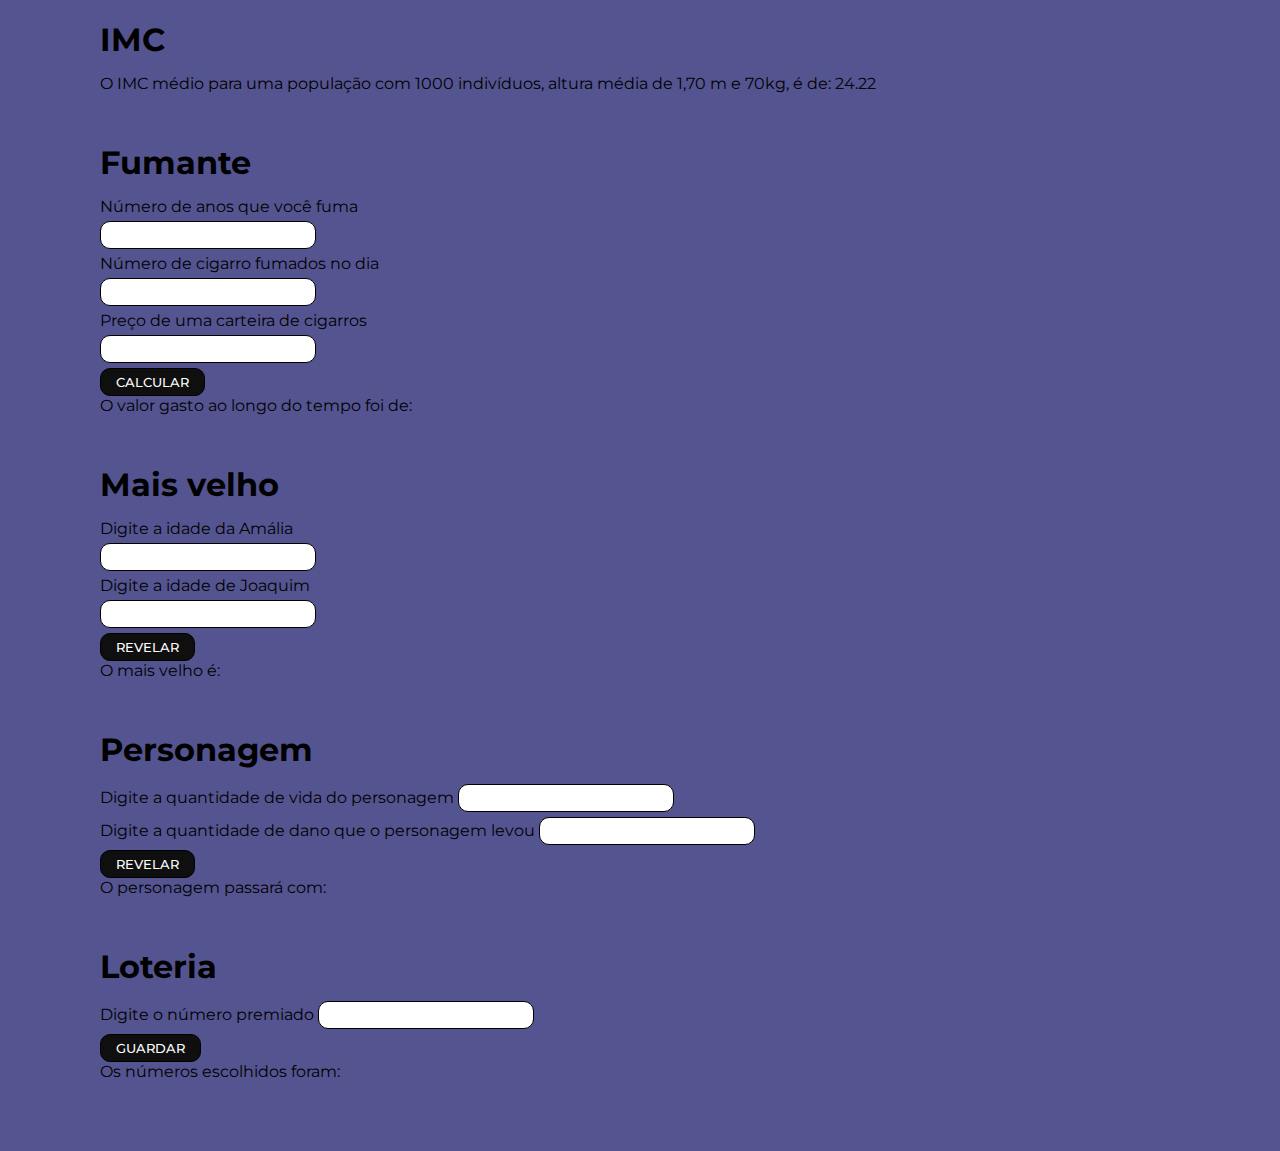
<file: REVISAO01/index.html>
<!doctype html>
<html lang= "pt-br">
<head>
	<meta charset= "utf-8">
	<title>Revisão 01</title>

	<link rel= "stylesheet" href= "style/style.css">
</head>
<body>
	<main>
		<!--Questão 01-->
		<section id= "q01">
			<h1>IMC</h1>

			<p>O IMC médio para uma população com 1000 indivíduos, altura média de 1,70 m e 70kg, é de: <output id= "out01"></output>
		</section>

		<!--Questão 02-->
		<section id= "q02">
			<h1>Fumante</h1>

			<p><label for= "anos02">Número de anos que você fuma</label></p>
			<p><input type= "text" id= "anos02"></p>

			<p><label for= "cigarro02">Número de cigarro fumados no dia</label></p>
			<p><input type= "text" id= "cigarro02"></p>

			<p><label for= "carteira02">Preço de uma carteira de cigarros</label></p>
			<p><input type= "text" id= "carteira02"></p>

			<input type= "button" id= "btn02" value= "calcular">

			<p>O valor gasto ao longo do tempo foi de: <output id= "out02"></output>
		</section>

		<!--Questão 03-->
		<section id= "q03">
			<h1>Mais velho</h1>

			<p><label for="amalia03">Digite a idade da Amália</label></p>
			<p><input type= "text" id= "amalia03"></p>

			<p><label for="joaquim03">Digite a idade de Joaquim</label></p>
			<p><input type= "text" id= "joaquim03"></p>

			<input type= "button" id= "btn03" value= "revelar">

			<p>O mais velho é: <output id= "out03"</output></p>
		</section>

		<!--Questão 04-->
		<section id= "q04">
			<h1>Personagem</h1>

			<p><label for= "saude04">Digite a quantidade de vida do personagem</label>
			<input type= "text" id= "saude04"></p>

			<p><label for= "dano04">Digite a quantidade de dano que o personagem levou</label>
			<input type= "text" id= "dano04"></p>

			<input type= "button" id= "btn04" value= "revelar">

			<p>O personagem passará com: <output id= "out04"></output>
		</section>

		<!--Questão 05-->
		<section id= "q05">
			<h1>Loteria</h1>

			<p><label for= "txt05">Digite o número premiado</label>
			<input type= "text" id= "txt05"></p>

			<input type= "button" id= "btn05" value= "guardar">

			<p>Os números escolhidos foram: <output id= "out05"></output>
			<p><output id= "sortidos05"></output></p>
		</section>
	</main>

	<script src= "script.js"></script>
</body>
</html>
</file>
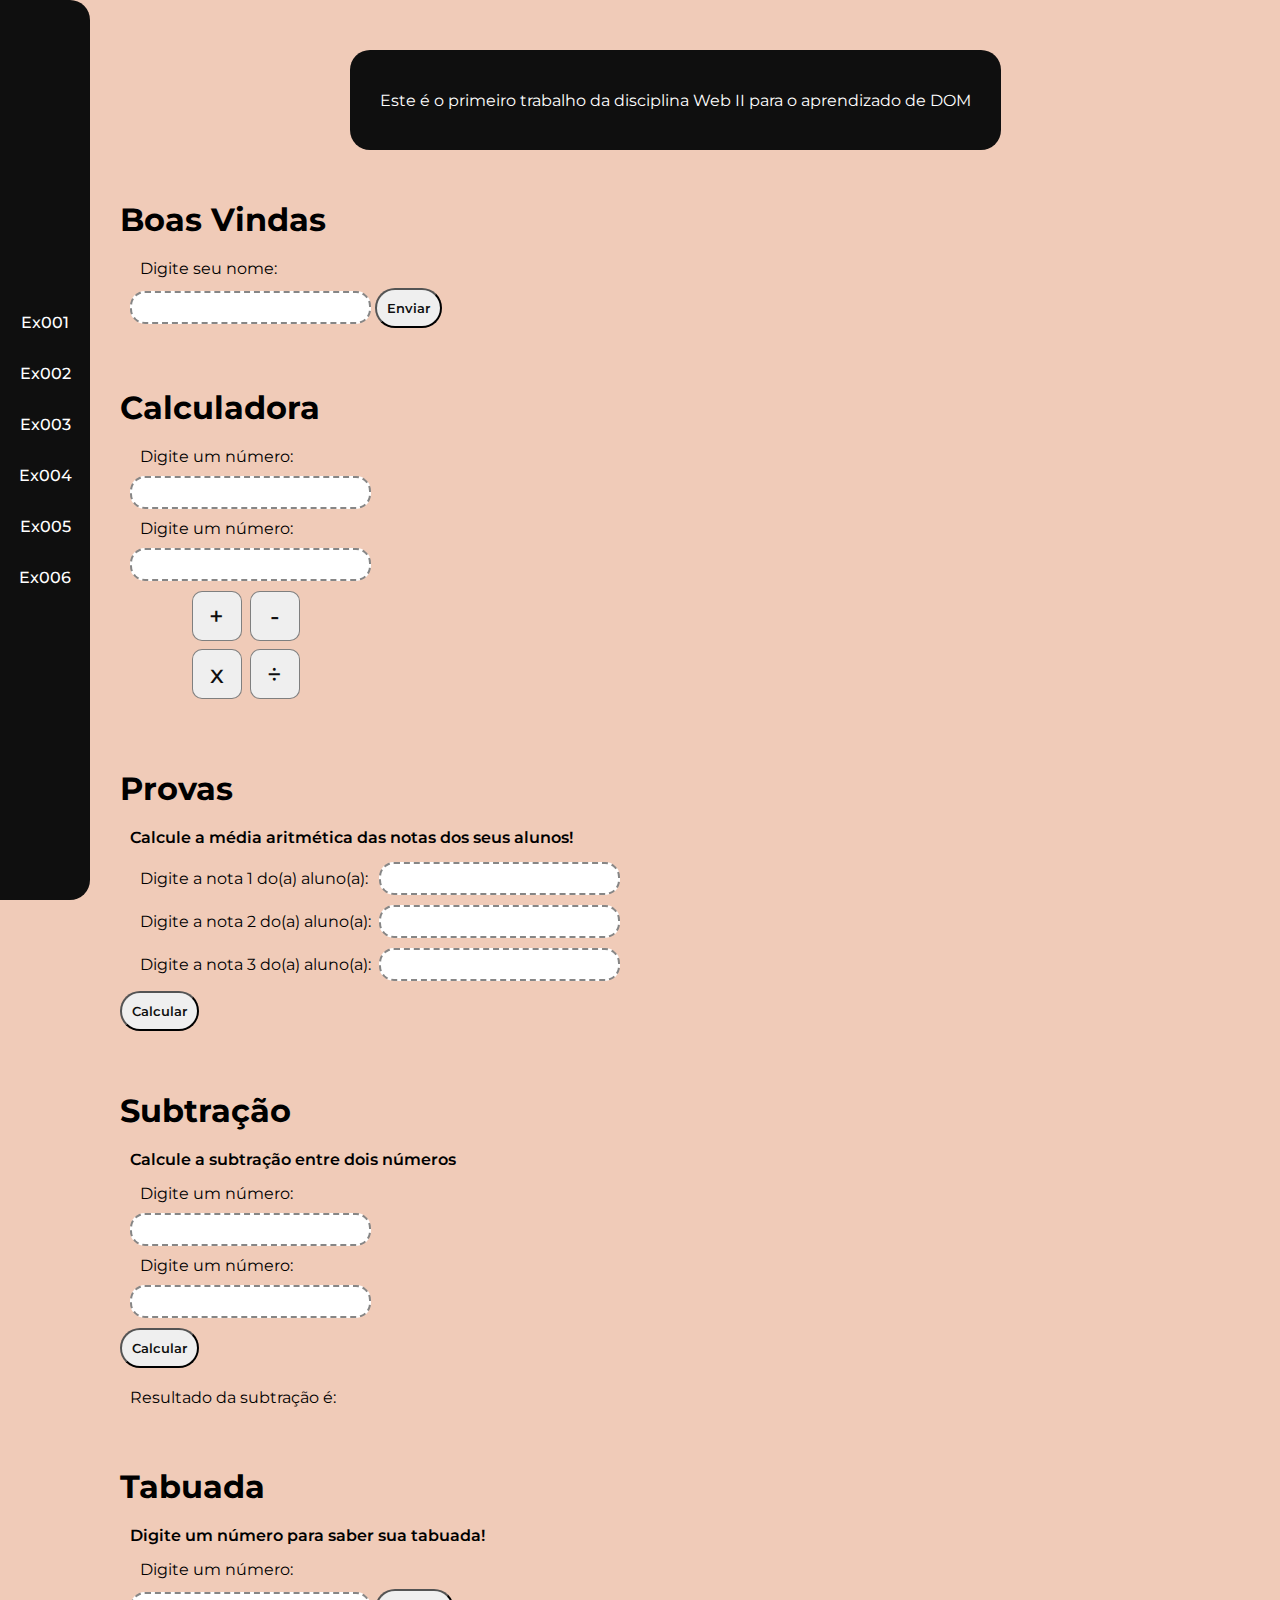
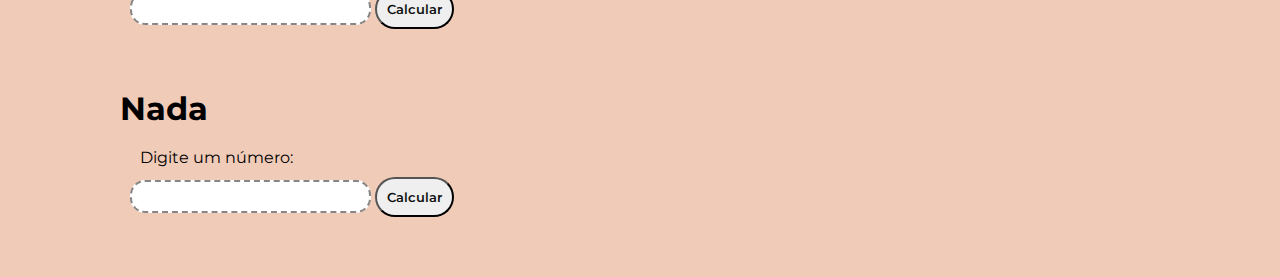
<file: TDE06/index.html>
<!doctype html>
<html lang= "pt-br">
<head>
	<meta charset= "utf-8">
	<title>TDE 06</title>

	<link rel= "stylesheet" href= "style/style.css">
</head>
<body>
	<header>
		<nav>
			<ul id= "nav-list">
				<li><a href= "#questao01">Ex001</a>
				<li><a href= "#questao02">Ex002</a>
				<li><a href= "#questao03">Ex003</a>
				<li><a href= "#questao04">Ex004</a>
				<li><a href= "#questao05">Ex005</a>
				<li><a href= "#questao06">Ex006</a>
			<ul>
		</nav>
	</header>

	<main>
		<div id= "context">
			<p>Este é o primeiro trabalho da disciplina Web II para o aprendizado de DOM</p>
		</div>

		<!--Questão 01-->
		<section id= "questao01">
			<h1>Boas Vindas</h1>
			<p><label for= "nome">Digite seu nome:</label></p>
			<p><input type= "text" id= "nome">
			<input type= "button" id= "enviar" class= "btn" value= "Enviar"></p>
			<p><output id= "boasVindas"></output></p>
		</section>

		<!--Questão 02-->
		<section id= "questao02">
			<h1>Calculadora</h1>

			<p><label for= "calculadora1">Digite um número:</label></p>
			<p><input type= "text" id= "calculadora1"></p>

			<p><label for= "calculadora2">Digite um número:</label></p>
			<p><input type= "text" id= "calculadora2"></p>

			<ul>
				<li><button data-action= "1" class= "btn02" id= "btnAdicao">+</button>
				<li><button data-action= "2" class= "btn02" id= "btnSubtracao">-</button>
				<li><button data-action= "3" class= "btn02" id= "btnMultiplicacao">x</button>
				<li><button data-action= "4" class= "btn02" id= "btnDivisao">&#247</button>
			</ul>

			<p><output id= "resultadoCalculo"></output></p>
		</section>

		<!--Questão 03-->
		<section id= "questao03">
			<h1>Provas</h1>
			<p class= "info">Calcule a média aritmética das notas dos seus alunos!</p>

			<p class= "space"><label for= "nota1">Digite a nota 1 do(a) aluno(a):</label>
			<input type= "text" id= "nota1"></p>

			<p class= "space"><label for= "nota2">Digite a nota 2 do(a) aluno(a):</label>
			<input type= "text" id= "nota2"></p>

			<p class= "space"><label for= "nota3">Digite a nota 3 do(a) aluno(a):</label>
			<input type= "text" id= "nota3"></p>

			<input type= "button" id= "enviaMedia" class= "btn" value= "Calcular">

			<p><output id= "mediaAritmetica"></output></p>
		</section>

		<!--Questão 04-->
		<section id= "questao04">
			<h1>Subtração</h1>
			<p class= "info">Calcule a subtração entre dois números</p>

			<p><label for= "subNum1">Digite um número:</label></p>
			<p><input type= "text" id= "subNum1"></p>

			<p><label for= "subNum2">Digite um número:</label></p>
			<p><input type= "text" id= "subNum2"></p>

			<input type= "button" id= "subtrair" class= "btn" value= "Calcular">

			<p class= "marginTOP">Resultado da subtração é: <output id= "subtracaoDoisNum"></output></p>
		</section>

		<!--Questão 05-->
		<section id= "questao05">
			<h1>Tabuada</h1>
			<p class= "info">Digite um número para saber sua tabuada!</p>

			<p><label for= "numTabuada">Digite um número:</label></p>
			<p><input type= "text" id= "numTabuada">
			<input type= "button" id= "enviaTabuada" class= "btn" value= "Calcular"></p>

			<p><output id= "tabuada"></output></p>
		</section>

		<!--Questão 06-->
		<section id= "questao06">
			<h1>Nada</h1>

			<p><label for= "algumaCoisa">Digite um número:</p>
			<p><input type= "text" id= "algumaCoisa" pattern= "[0-9]+">

			<input type= "button" id= "calculaNada" class= "btn" value= "Calcular"></p>

			<p><output id= "absolutamenteNada"></p></p>
		</section>
	</main>

	<script src= "script.js"></script>
</body>
</html>
</file>
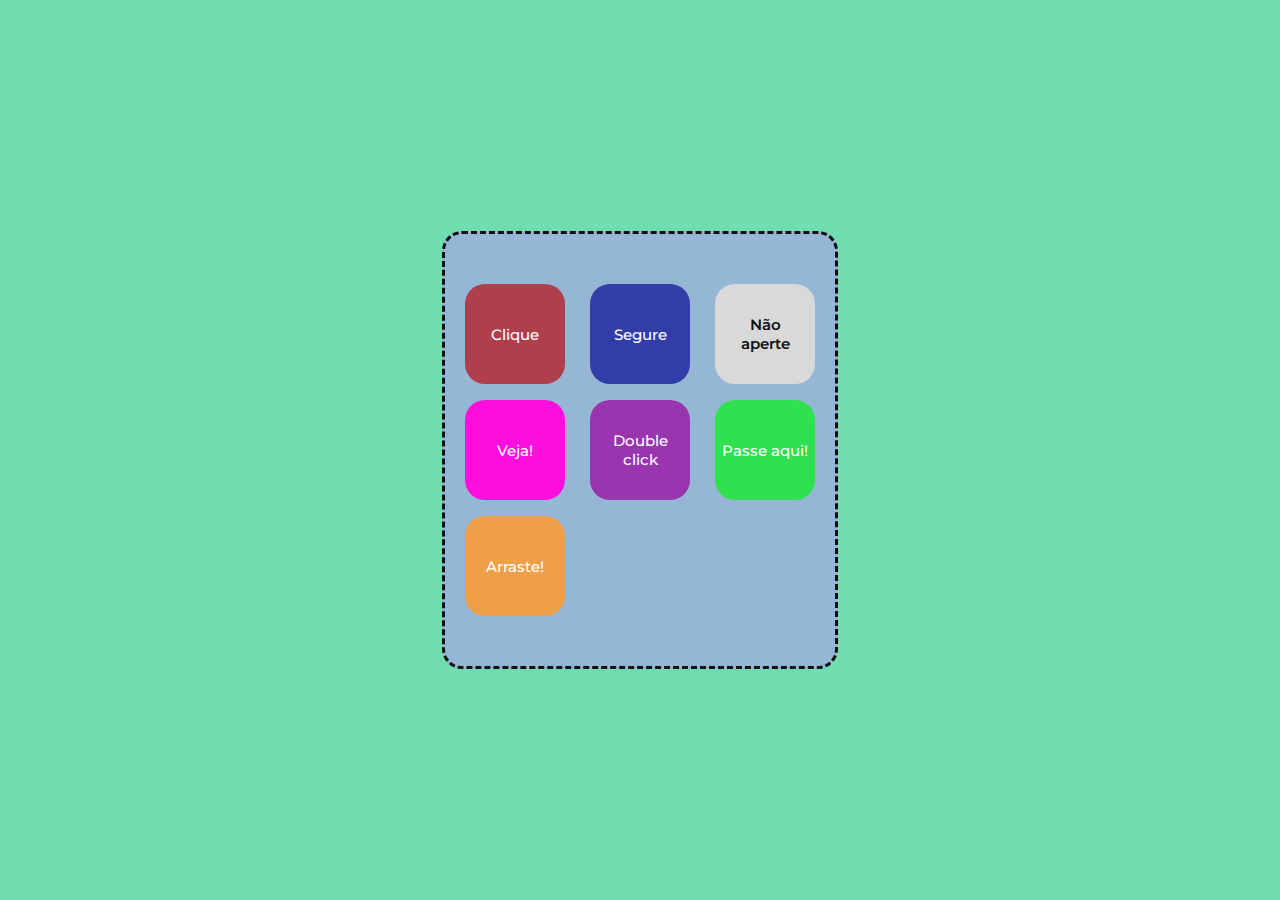
<file: TDE07/index.html>
<!doctype html>
<html lang= "pt-br">
<head>
	<meta charset= "utf-8">
	<title>TDE 07</title>

	<link rel= "stylesheet" href= "style/style.css">
</head>
<body>
	<main>
		<section id= "nav-list">
			<!--Questão 01-->
			<div id= "div01" class= "boxElement">Clique</div>

			<!--Questão 02-->
			<div id= "div02" class= "boxElement">Segure</div>

			<!--Questão 03-->
			<button id= "alert03" class= "boxElement">Não aperte</button>

			<!--Questão 05-->
			<div id= "div05" class= "boxElement">Veja!</div>

			<!--Questão 04-->
			<div id= "div04" class= "boxElement">Double click</div>



			<!--Questão 06-->
			<div id= "div06" class= "boxElement">Passe aqui!</div>

			<!--Questão 07-->
			<div id= "div07" class= "boxElement">Arraste!</div>
		</section>

	</main>

	<script src= "script.js"></script>
</body>
<html>
</file>
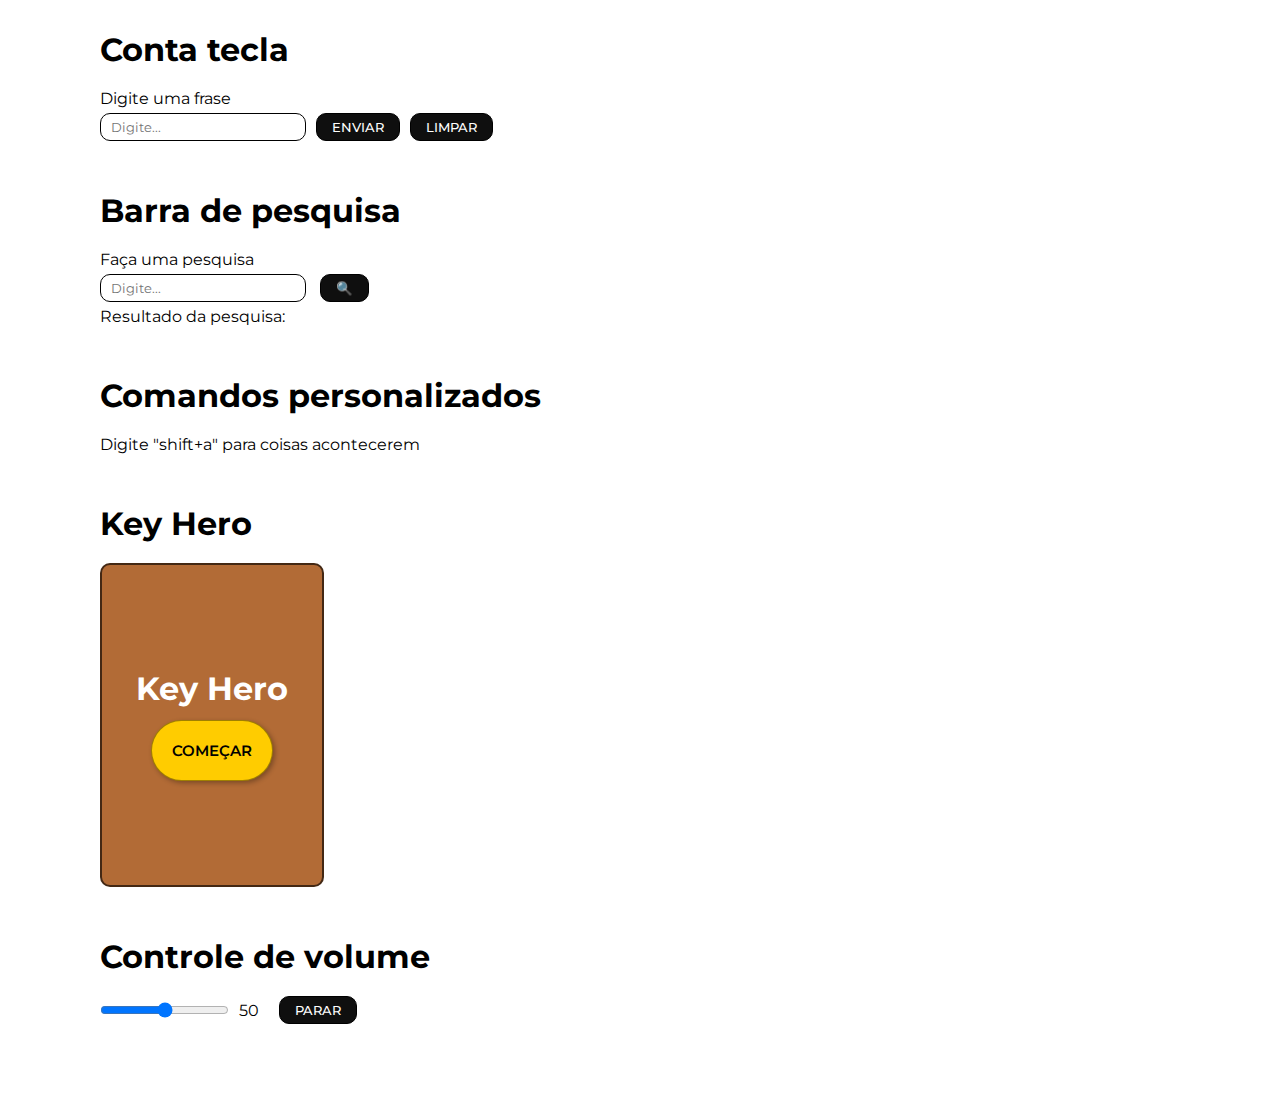
<file: TDE08/index.html>
<!doctype html>
<html lang= "pt-br">
<head>
	<meta charset= "utf-8">
	<title>TDE 08</title>

	<link rel= "stylesheet" href= "style/style.css">
</head>
<body>
	<main>
		<!--Questão 01-->
		<section id= "questao01">
			<h1>Conta tecla</h1>

			<p><label for= "txt01">Digite uma frase</label></p>
			<p><input type= "text" id= "txt01" placeholder= "Digite..."><input type= "button" id= "sendBtn01" value= "enviar"><input type= "button" id= "clearBtn01" value= "Limpar">

			<p><output id= "out01"></output>
		</section>

		<!--Questão 02-->
		<section id= "questao02">
			<h1>Barra de pesquisa</h1>

			<p><label for= "txt02">Faça uma pesquisa</label></p>
			<p><input type= "text" id= "txt02" placeholder= "Digite...">
			<input type= "button" id= "sendBtn02" value= "&#128269;"</p>
			<ul id= "list02">
			</ul>

			<p>Resultado da pesquisa: <output id= "out02"></output></p>
		</section>

		<!--Questão 03-->
		<section id= "questao03">
			<h1>Comandos personalizados</h1>

			<output id= "out03">Digite "shift+a" para coisas acontecerem</output>

		</section>

		<!--Questão 04-->
		<section id= "questao04">
			<h1>Key Hero</h1>
			<div id= "keyHero">
				<h1>Key Hero</h1>
				<button id= "btn04">começar</button>
			</div>
		</section>

		<!--Questão 05-->
		<section id= "questao05">
			<h1>Controle de volume</h1>

			<p><input type= "range" id= "range05" value= 50 min= 0 max= 100 step= 5><spam id= "txt05">50</spam>
			<input type= "button" id= "stopRange" value= "Parar"></p>
		</section>

	</main>
	<script src= "script.js"></script>
</body>
</html>
</file>
<file: REVISAO01/style/style.css>
@charset "utf-8";
@import url('https://fonts.googleapis.com/css2?family=Montserrat:ital,wght@0,100..900;1,100..900&display=swap');

* {
	margin: 0;
	padding: 0;
	font-family: Montserrat, sans-serif;
}

body {
	background: #545490;
}

main {
	padding: 20px 100px;
}

section {
	margin-bottom: 50px;
}

section > h1 {
	margin-bottom: 15px;
}

section > p {
	margin-bottom: 5px;
}

section input {
	padding: 5px 15px;
	border: 1px solid #000;
	border-radius: 10px;
}

section input[type= "button"] {
	color: #fff;
	font-weight: 500;
	background: #0f0f0f;

	text-transform: uppercase;
	cursor: pointer;
}
</file>
<file: TDE06/style/style.css>
@charset "utf-8";
@import url('https://fonts.googleapis.com/css2?family=Montserrat:ital,wght@0,100..900;1,100..900&display=swap');

* { margin: 0; padding: 0; font-family: Montserrat, sans-serif}

:root {
	--background: #f0cbb8;
	--branco: #fff;
	--escuro: #0f0f0f;
	--escuro50: #0f0f0f80;
}

body {
	background: var(--background);
}

header {
	display: flex;
	justify-content: center;
	align-items: center;

	width: 70px;
	height: 100%;
	padding: 0 10px;
	position: fixed;

	background: var(--escuro);
	border-radius: 0 20px 20px 0;
}

header > nav {
	width:fit-content;
}

ul#nav-list {
	display: flex;
	flex-flow: column wrap;
	align-items: center;
	justify-content: justify-between;
	gap: 2em;

	list-style-type: none;

}

#nav-list > li > a:hover {
	font-weight: 700;
	color: var(--escuro);
	background: var(--branco);
}

#nav-list > li > a {
	text-decoration: none;
	color: var(--branco);
	font-weight: 500;

	padding: 5px;
	border-radius: 5px;

	transition: .7s;
}

main {
	display: flex;
	flex-flow: column wrap;

	padding: 50px 50px 0 120px;
}

div#context {
	display: flex;
	align-items: center;

	width: fit-content;
	height: 100px;
	border-radius: 20px;

	background: var(--escuro);
	color: var(--branco);

	margin: 0 auto 50px;
	padding: 0 30px;
}

main > section {
	width: fit-content;
	margin-bottom: 50px; 
}

section > h1 {
	margin-bottom: 20px;
}

section > p {
	margin-bottom: 10px;
	padding-left: 10px;
}

p.info {
	font-weight: 600;

	margin-bottom: 15px;
}

p > label {
	padding-left: 10px;
}

p.marginTOP {
	margin-top: 20px;
}

p.space {
	display: flex;
	justify-content: space-between;
	align-items: center;
	column-gap: .5em;
}

input[type=text] {
	font-size: 15px;

	padding: 5px 15px;
	border: 2px dashed var(--escuro50);
	border-radius: 15px;

}

input.btn {
	color: var(--escuro);
	font-weight: 600;
	font-size: 13px;

	padding: 10px;
	border-radius: 20px;

	cursor: pointer;
}

output {
	font-weight: 500;
}

section#questao02 > ul{
	display: flex;
	flex-flow: row wrap;
	justify-content: center;
	align-items: center;
	gap: .5em;

	list-style-type: none;
	width: calc(100px + .5em);
	margin: 0 auto 20px;
}

button.btn02:active{
	background: var(--escuro50);
}

button.btn02{
	width: 50px;
	height: 50px;
	border-radius: 10px;
	border: 1px solid var(--escuro50);

	color: var(--escuro);
	font-weight: 500;
	font-size: 25px;

	cursor: pointer;
}
</file>
<file: TDE07/style/style.css>
@charset "utf-8";
@import url('https://fonts.googleapis.com/css2?family=Montserrat:ital,wght@0,100..900;1,100..900&display=swap');
* {
	margin: 0;
	padding: 0;
	font-family: Montserrat, sans-serif;
}

body {
	display: flex;
	align-items: center;
	justify-content: center;

	width: 100vw;
	height: 100vh;

	background: #6fddaf;
}

main {
	background: #96b6d6;

	width: fit-content;
	padding: 50px 20px;
	border: 3px dashed #0f0f0f;
	border-radius: 20px;
}

section#nav-list {
	display: flex;
	flex-flow: row wrap;
	align-items: center;
	justify-content: space-between;
	align-content: center;

	gap: 1em;

	width: 350px;
}

.boxElement:hover {
	box-shadow: 4px 4px 8px #0000002f;
}

.boxElement {
	display: flex;
	align-items: center;
	justify-content: center;

	width: 90px;
	height: 90px;
	padding: 5px;
	border-radius: 20px;

	color: #fff;
	text-align: center;
	font-size: 15px;
	font-weight: 500;

	cursor: pointer;
	transition: .3s;
}

div#div01 {
	background: #af3f4d;
}

div#div02 {
	background: #333da9;
}

button#alert03 {
	background: #d9d9d9;
	color: #0f0f0f;
	font-weight: 600;

	width: 100px;
	height: 100px;
	padding: 10px;
	border: none;
}

div#div04 {
	background: #9936af;
}

div#div05 {
	background: #ff0fdd;
}

div#div06 {
	background: #2fe04f;
}

div#div07 {
	background: #f09f49;

	position: relative;
	cursor: grab;
	transition: box-shadow .3s;
}
</file>
<file: TDE08/style/style.css>
@charset "utf-8";
@import url('https://fonts.googleapis.com/css2?family=Montserrat:ital,wght@0,100..900;1,100..900&display=swap');

* {
	margin: 0;
	padding: 0;
	font-family: Montserrat, sans-serif;
}

body {
	padding: 30px 100px;
}

section {
	margin-bottom: 50px;
}

section > h1 {
	margin-bottom: 20px;
}

section > p {
	margin-bottom: 5px;
}

section input[type= "text"] {
	padding: 5px 10px;
	border-radius: 10px;
	border: 1px solid #000;
}

section input[type= "button"] {
	margin-left: 10px;
	padding: 5px 15px;
	border-radius: 10px;
	border: 1px solid #000;

	color: #fff;
	font-weight: 500;
	background: #0f0f0f;

	text-transform: uppercase;
	cursor: pointer;
}

#keyHero {
	display: flex;
	flex-flow: column wrap;
	align-items: center;
	justify-content: center;
	gap: .8em;

	height: 300px;
	width: 200px;
	padding: 10px;
	border: 2px solid #0000009f;
	border-radius: 10px;

	color: #fff;
	background: #B26B36;
}

#btn04 {
	padding: 20px 20px;
	border: 1px solid #0000005f;
	border-radius: 50px;
	box-shadow: 2px 2px 5px #0000004f;

	font-size: 15px;
	font-weight: 600;
	background: #ffcc00;
	text-transform: uppercase;

	cursor: pointer;
}

#containerC {
	font-weight: 500;
}

#mostraTeclas {
	padding: 5px;
	border-radius: 5px;

	font-size: 18px;
	background: #0f0f0f;
}

#questao05 > p {
	display: flex;
	align-items: center;
	column-gap: 10px;
}
</file>
